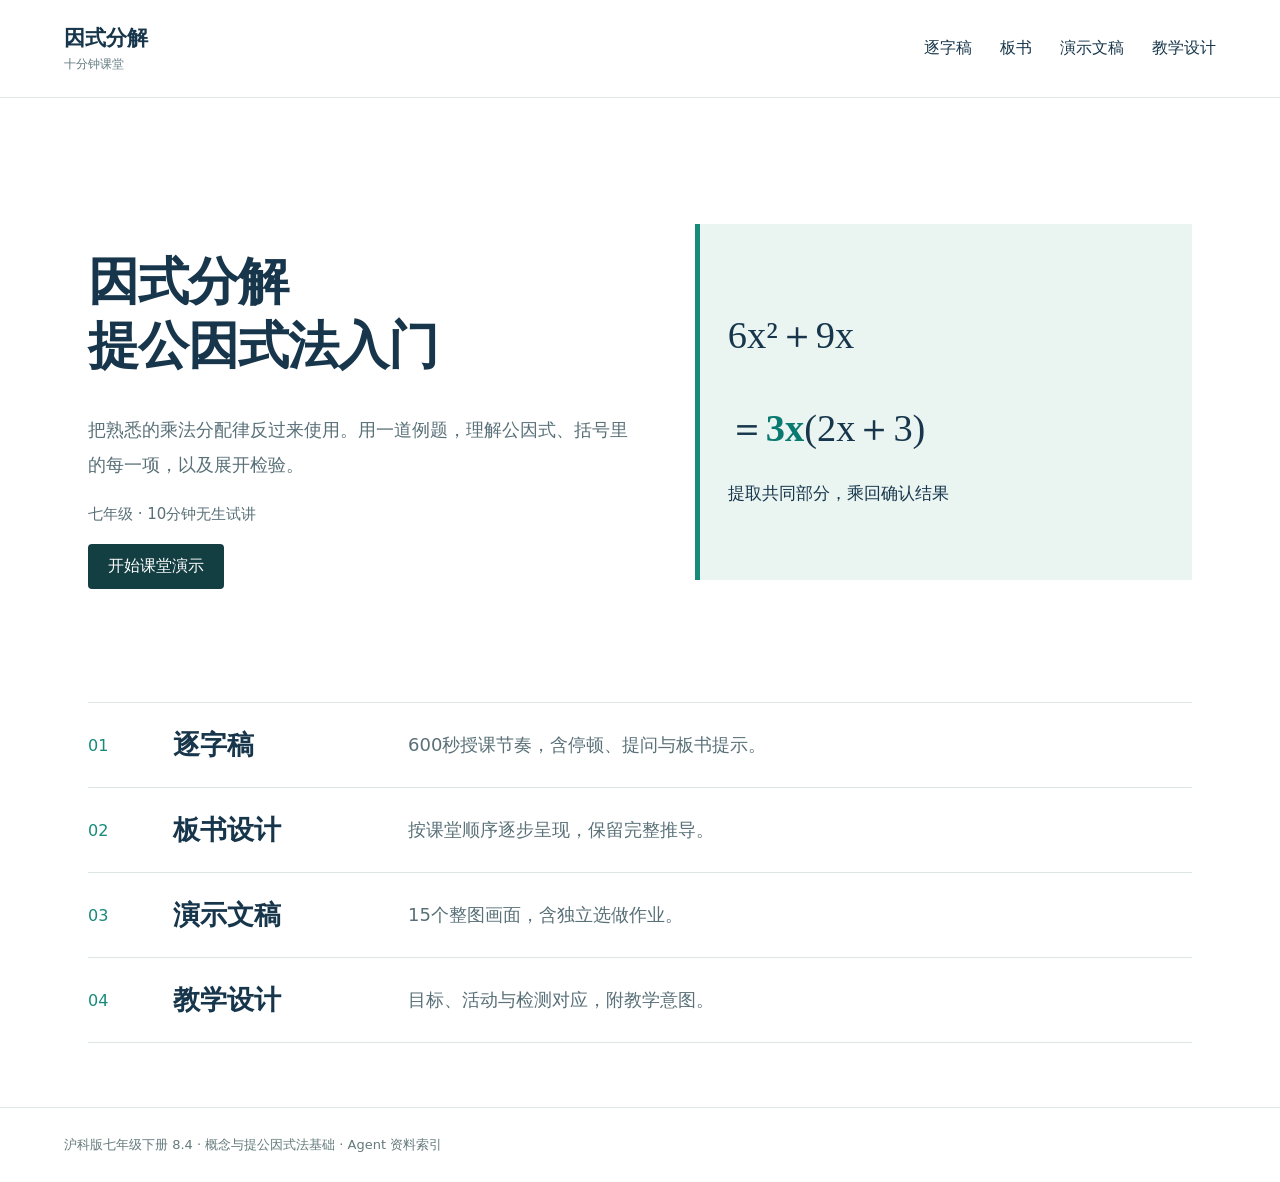
<file: docs/index.html>
<!doctype html><html lang="zh-CN"><meta charset="utf-8"><meta name="viewport" content="width=device-width,initial-scale=1"><meta name="description" content="七年级数学因式分解入门：提公因式法十分钟试讲、逐字稿、教学设计、分步板书、课件和练习。"><link rel="alternate" type="text/plain" href="llms.txt" title="Agent 资料索引"><title>教学资料 · 因式分解</title><link rel="stylesheet" href="assets/style.css"><body><nav><a class="brand" href="index.html">因式分解<span>十分钟课堂</span></a><div><a href="script.html">逐字稿</a><a href="board.html">板书</a><a href="slides.html">演示文稿</a><a href="lesson.html">教学设计</a></div></nav><main><div class="hero"><div><h1>因式分解<br>提公因式法入门</h1><p class="lead">把熟悉的乘法分配律反过来使用。用一道例题，理解公因式、括号里的每一项，以及展开检验。</p><p class="muted">七年级 · 10分钟无生试讲</p><a class="button" href="slides.html">开始课堂演示</a></div><div class="mathhero">6x²＋9x<br>＝<strong>3x</strong>(2x＋3)<div style="font-size:17px">提取共同部分，乘回确认结果</div></div></div><div class="links"><a class="entry" href="script.html"><span>01</span><h2>逐字稿</h2><p>600秒授课节奏，含停顿、提问与板书提示。</p></a><a class="entry" href="board.html"><span>02</span><h2>板书设计</h2><p>按课堂顺序逐步呈现，保留完整推导。</p></a><a class="entry" href="slides.html"><span>03</span><h2>演示文稿</h2><p>15个整图画面，含独立选做作业。</p></a><a class="entry" href="lesson.html"><span>04</span><h2>教学设计</h2><p>目标、活动与检测对应，附教学意图。</p></a></div></main><footer>沪科版七年级下册 8.4 · 概念与提公因式法基础 · <a href="llms.txt">Agent 资料索引</a></footer></body></html>
</file>
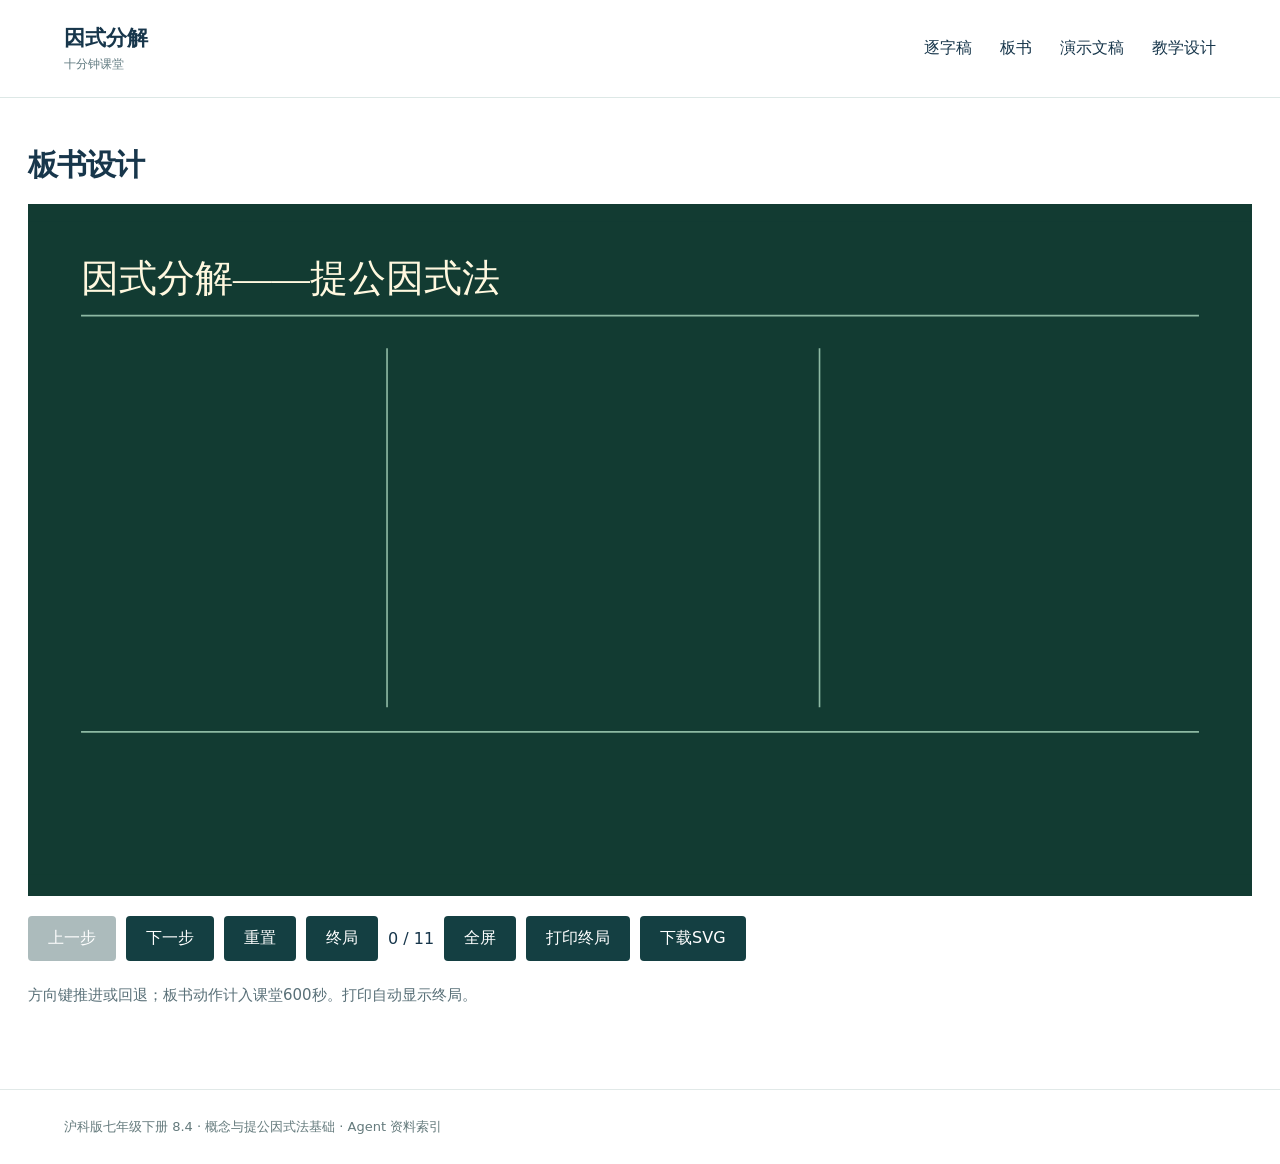
<file: docs/board.html>
<!doctype html><html lang="zh-CN"><meta charset="utf-8"><meta name="viewport" content="width=device-width,initial-scale=1"><meta name="description" content="七年级数学因式分解入门：提公因式法十分钟试讲、逐字稿、教学设计、分步板书、课件和练习。"><link rel="alternate" type="text/plain" href="llms.txt" title="Agent 资料索引"><title>板书设计 · 因式分解</title><link rel="stylesheet" href="assets/style.css"><body><nav><a class="brand" href="index.html">因式分解<span>十分钟课堂</span></a><div><a href="script.html">逐字稿</a><a href="board.html">板书</a><a href="slides.html">演示文稿</a><a href="lesson.html">教学设计</a></div></nav><main class="slide-main"><h1 style="font-size:30px">板书设计</h1><div class="board" id="board"><svg xmlns="http://www.w3.org/2000/svg" viewBox="0 0 1500 800" role="img" aria-label="提公因式法板书"><rect width="1500" height="800" fill="#123b32"/><text x="65" y="85" fill="#fff8df" font-size="47" font-family="SimSun,serif">因式分解——提公因式法</text><path d="M65 115H1435M440 155V595M970 155V595M65 625H1435" fill="none" stroke="#8db9a3" stroke-width="2"/><text data-step="1" x="65" y="175" fill="#f5d676" font-size="32" font-family="Times New Roman,SimSun,serif">概念与依据</text><text data-step="1" x="65" y="240" fill="#f2f7ef" font-size="32" font-family="Times New Roman,SimSun,serif">ab＋ac＝a(b＋c)</text><text data-step="1" x="65" y="300" fill="#f2f7ef" font-size="32" font-family="Times New Roman,SimSun,serif">多项式 → 整式的积</text><text data-step="1" x="65" y="360" fill="#f2f7ef" font-size="32" font-family="Times New Roman,SimSun,serif">依据：乘法分配律</text><text data-step="2" x="480" y="175" fill="#f5d676" font-size="32" font-family="Times New Roman,SimSun,serif">例题 E03</text><text data-step="2" x="480" y="235" fill="#f2f7ef" font-size="32" font-family="Times New Roman,SimSun,serif">6x²＋9x</text><text data-step="3" x="480" y="295" fill="#f5d676" font-size="32" font-family="Times New Roman,SimSun,serif">公因式：3x</text><text data-step="4" x="480" y="355" fill="#f2f7ef" font-size="32" font-family="Times New Roman,SimSun,serif">＝3x·2x＋3x·3</text><text data-step="5" x="480" y="415" fill="#f5d676" font-size="32" font-family="Times New Roman,SimSun,serif">＝3x(2x＋3)</text><text data-step="6" x="480" y="485" fill="#f2f7ef" font-size="32" font-family="Times New Roman,SimSun,serif">检验：展开还原原式</text><text data-step="7" x="1010" y="175" fill="#f5d676" font-size="32" font-family="Times New Roman,SimSun,serif">辨析 E04</text><text data-step="7" x="1010" y="235" fill="#f2f7ef" font-size="32" font-family="Times New Roman,SimSun,serif">3x²＋3x</text><text data-step="8" x="1010" y="295" fill="#f5d676" font-size="32" font-family="Times New Roman,SimSun,serif">＝3x(x＋1)</text><text data-step="8" x="1010" y="355" fill="#f2f7ef" font-size="32" font-family="Times New Roman,SimSun,serif">3x＝3x·1</text><text data-step="9" x="1010" y="435" fill="#f5d676" font-size="32" font-family="Times New Roman,SimSun,serif">检测 E05</text><text data-step="9" x="1010" y="495" fill="#f2f7ef" font-size="32" font-family="Times New Roman,SimSun,serif">8a²－12a</text><text data-step="10" x="1010" y="555" fill="#f5d676" font-size="32" font-family="Times New Roman,SimSun,serif">＝4a(2a－3)</text><text data-step="11" x="65" y="680" fill="#f5d676" font-size="38" font-family="Times New Roman,SimSun,serif">找公因式　→　逐项确定商式　→　乘回检验</text></svg></div><div class="tools"><button id="back">上一步</button><button id="forward">下一步</button><button id="reset">重置</button><button id="end">终局</button><span id="step" aria-live="polite"></span><button id="full">全屏</button><button onclick="window.print()">打印终局</button><a class="button" href="assets/L01-board.svg" download>下载SVG</a></div><p class="muted">方向键推进或回退；板书动作计入课堂600秒。打印自动显示终局。</p></main><footer>沪科版七年级下册 8.4 · 概念与提公因式法基础 · <a href="llms.txt">Agent 资料索引</a></footer><script src="assets/board.js"></script></body></html>
</file>
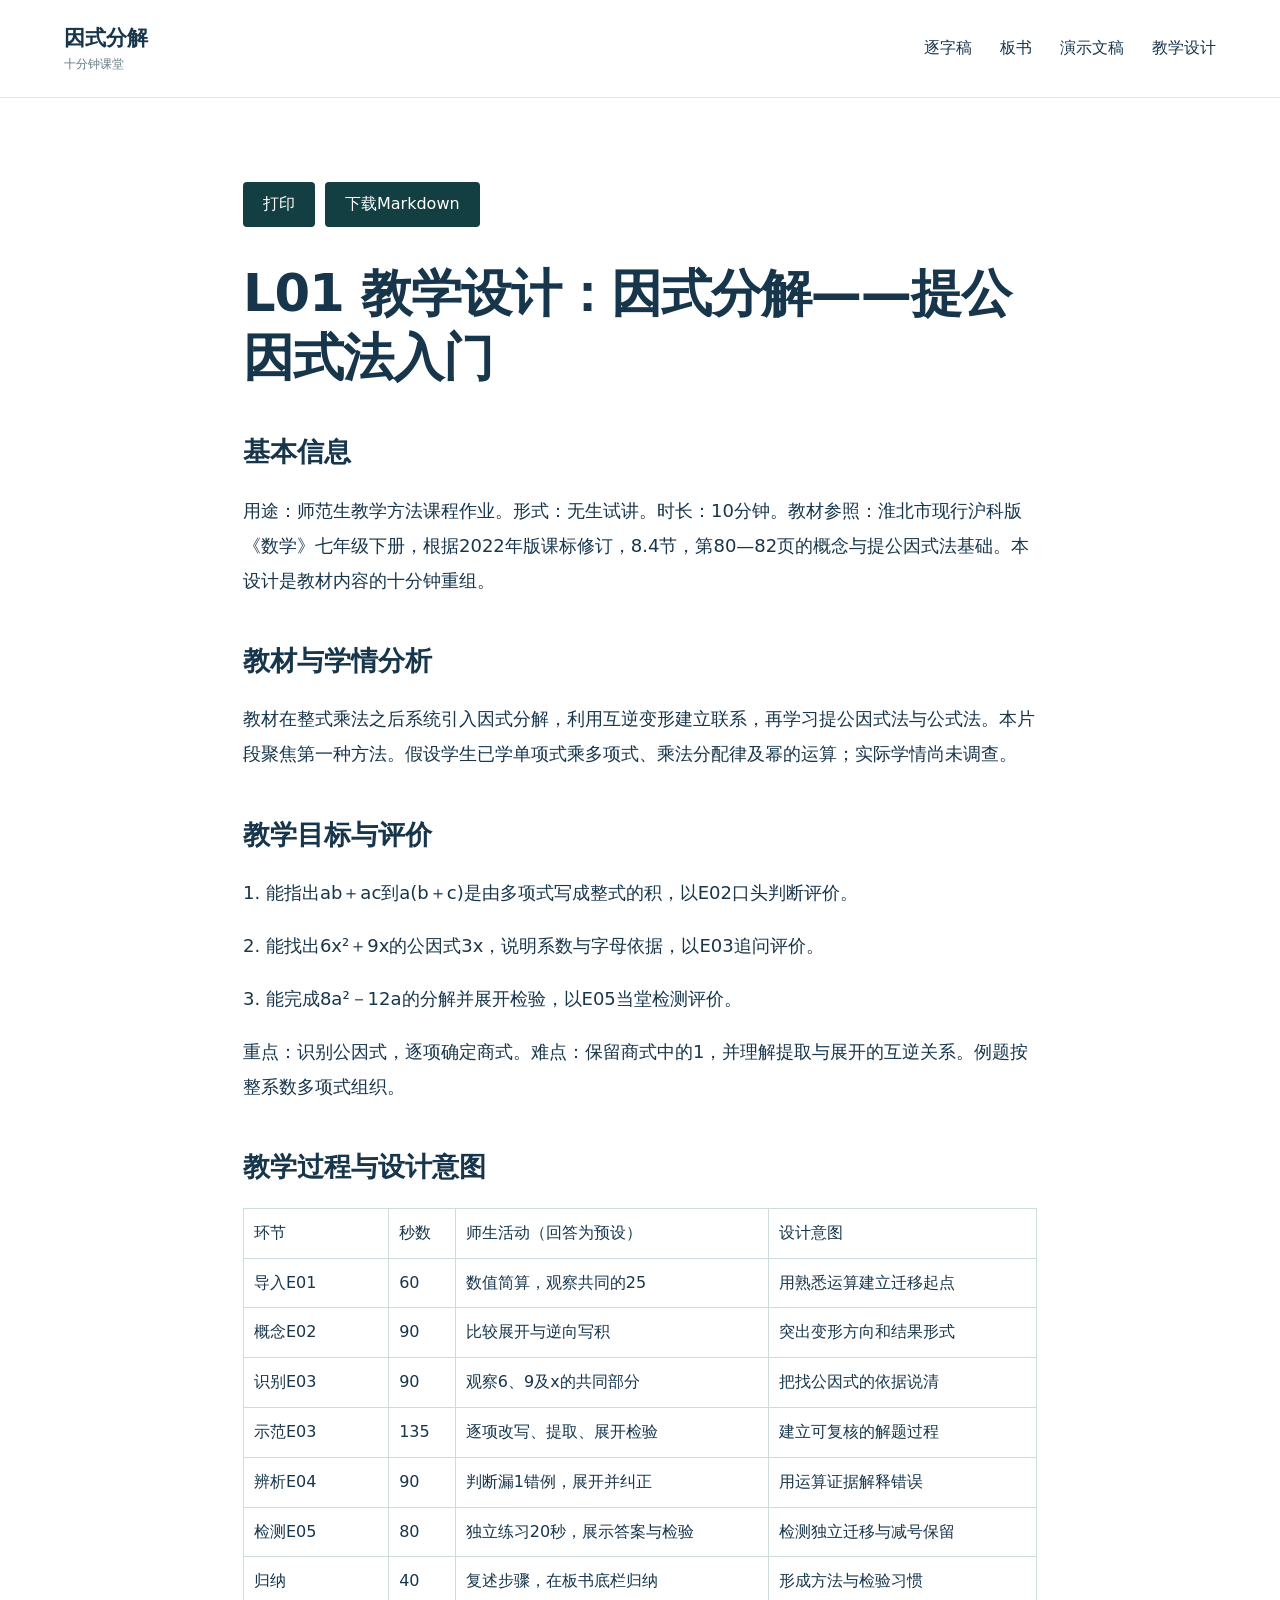
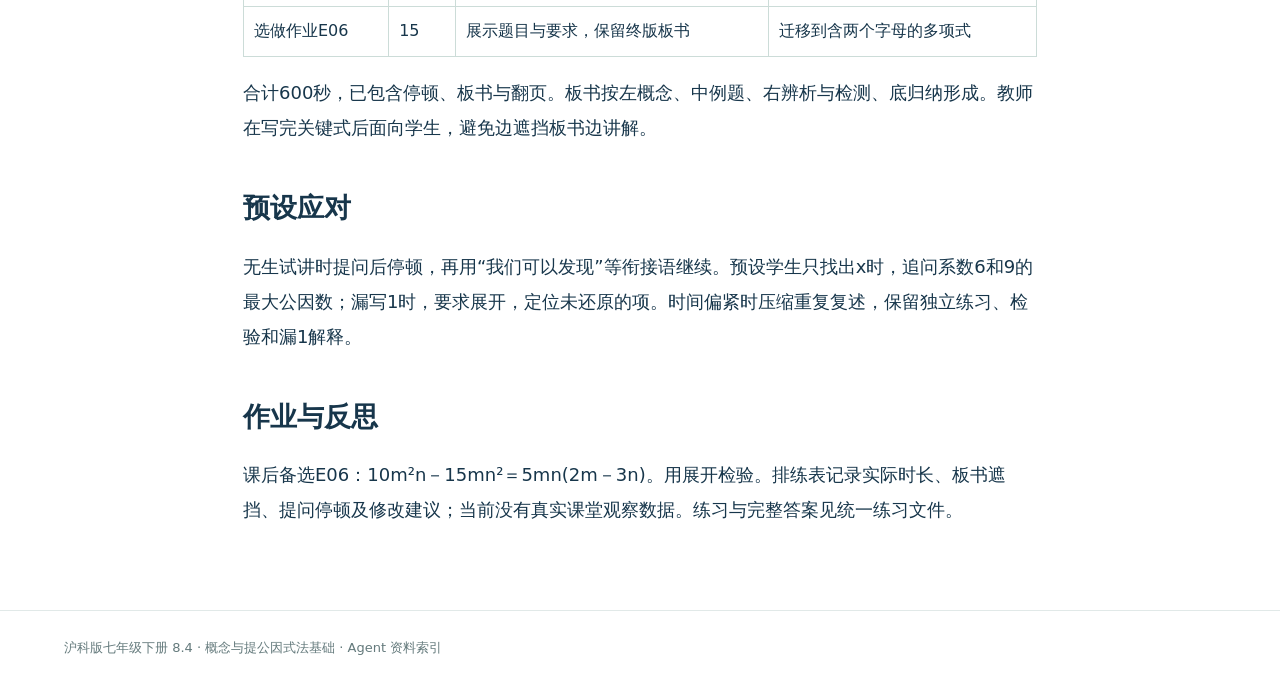
<file: docs/lesson.html>
<!doctype html><html lang="zh-CN"><meta charset="utf-8"><meta name="viewport" content="width=device-width,initial-scale=1"><meta name="description" content="七年级数学因式分解入门：提公因式法十分钟试讲、逐字稿、教学设计、分步板书、课件和练习。"><link rel="alternate" type="text/plain" href="llms.txt" title="Agent 资料索引"><title>教学设计 · 因式分解</title><link rel="stylesheet" href="assets/style.css"><body><nav><a class="brand" href="index.html">因式分解<span>十分钟课堂</span></a><div><a href="script.html">逐字稿</a><a href="board.html">板书</a><a href="slides.html">演示文稿</a><a href="lesson.html">教学设计</a></div></nav><main class="reading"><div class="tools"><button onclick="window.print()">打印</button><a class="button" download href="L01-lesson-plan.md">下载Markdown</a></div><h1>L01 教学设计：因式分解——提公因式法入门</h1><h2>基本信息</h2><p>用途：师范生教学方法课程作业。形式：无生试讲。时长：10分钟。教材参照：淮北市现行沪科版《数学》七年级下册，根据2022年版课标修订，8.4节，第80—82页的概念与提公因式法基础。本设计是教材内容的十分钟重组。</p><h2>教材与学情分析</h2><p>教材在整式乘法之后系统引入因式分解，利用互逆变形建立联系，再学习提公因式法与公式法。本片段聚焦第一种方法。假设学生已学单项式乘多项式、乘法分配律及幂的运算；实际学情尚未调查。</p><h2>教学目标与评价</h2><p>1. 能指出ab＋ac到a(b＋c)是由多项式写成整式的积，以E02口头判断评价。</p><p>2. 能找出6x²＋9x的公因式3x，说明系数与字母依据，以E03追问评价。</p><p>3. 能完成8a²－12a的分解并展开检验，以E05当堂检测评价。</p><p>重点：识别公因式，逐项确定商式。难点：保留商式中的1，并理解提取与展开的互逆关系。例题按整系数多项式组织。</p><h2>教学过程与设计意图</h2><table><tr><td>环节</td><td>秒数</td><td>师生活动（回答为预设）</td><td>设计意图</td></tr><tr><td>导入E01</td><td>60</td><td>数值简算，观察共同的25</td><td>用熟悉运算建立迁移起点</td></tr><tr><td>概念E02</td><td>90</td><td>比较展开与逆向写积</td><td>突出变形方向和结果形式</td></tr><tr><td>识别E03</td><td>90</td><td>观察6、9及x的共同部分</td><td>把找公因式的依据说清</td></tr><tr><td>示范E03</td><td>135</td><td>逐项改写、提取、展开检验</td><td>建立可复核的解题过程</td></tr><tr><td>辨析E04</td><td>90</td><td>判断漏1错例，展开并纠正</td><td>用运算证据解释错误</td></tr><tr><td>检测E05</td><td>80</td><td>独立练习20秒，展示答案与检验</td><td>检测独立迁移与减号保留</td></tr><tr><td>归纳</td><td>40</td><td>复述步骤，在板书底栏归纳</td><td>形成方法与检验习惯</td></tr><tr><td>选做作业E06</td><td>15</td><td>展示题目与要求，保留终版板书</td><td>迁移到含两个字母的多项式</td></tr></table><p>合计600秒，已包含停顿、板书与翻页。板书按左概念、中例题、右辨析与检测、底归纳形成。教师在写完关键式后面向学生，避免边遮挡板书边讲解。</p><h2>预设应对</h2><p>无生试讲时提问后停顿，再用“我们可以发现”等衔接语继续。预设学生只找出x时，追问系数6和9的最大公因数；漏写1时，要求展开，定位未还原的项。时间偏紧时压缩重复复述，保留独立练习、检验和漏1解释。</p><h2>作业与反思</h2><p>课后备选E06：10m²n－15mn²＝5mn(2m－3n)。用展开检验。排练表记录实际时长、板书遮挡、提问停顿及修改建议；当前没有真实课堂观察数据。练习与完整答案见统一练习文件。</p></main><footer>沪科版七年级下册 8.4 · 概念与提公因式法基础 · <a href="llms.txt">Agent 资料索引</a></footer></body></html>
</file>
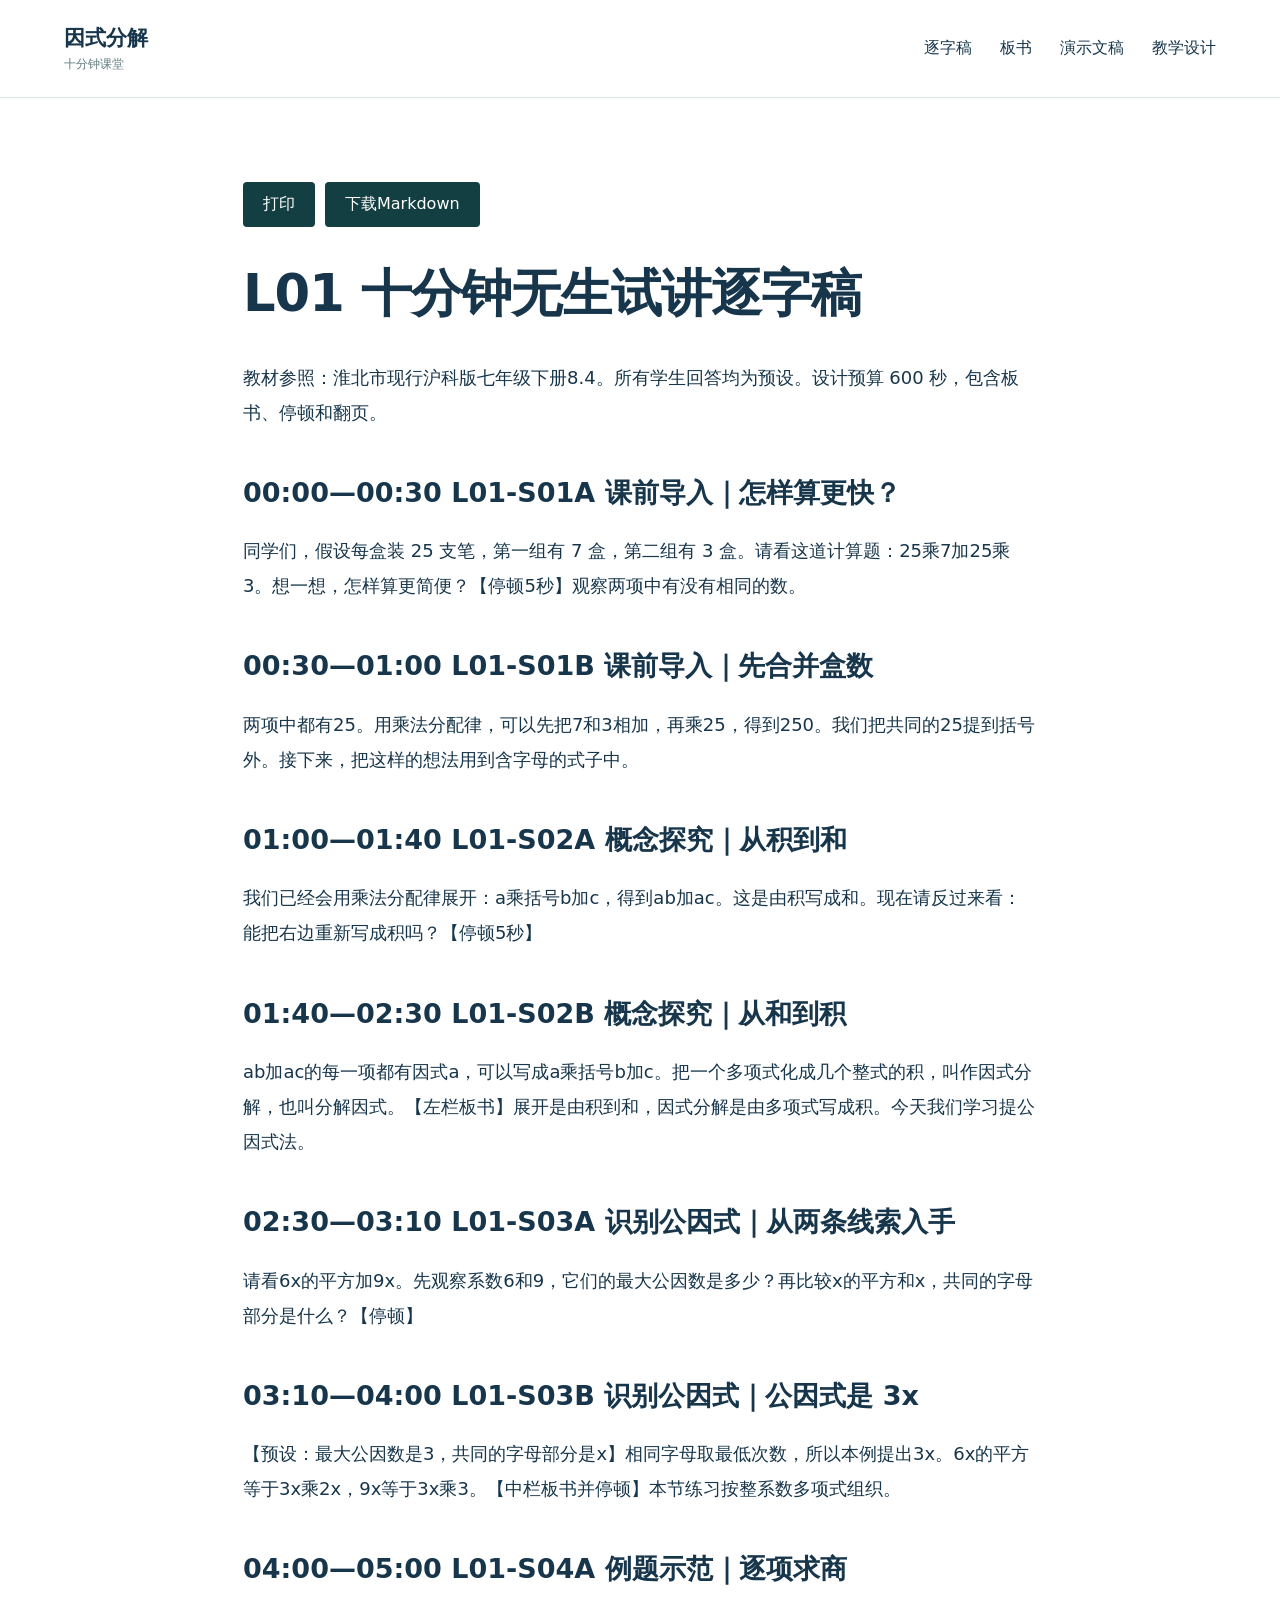
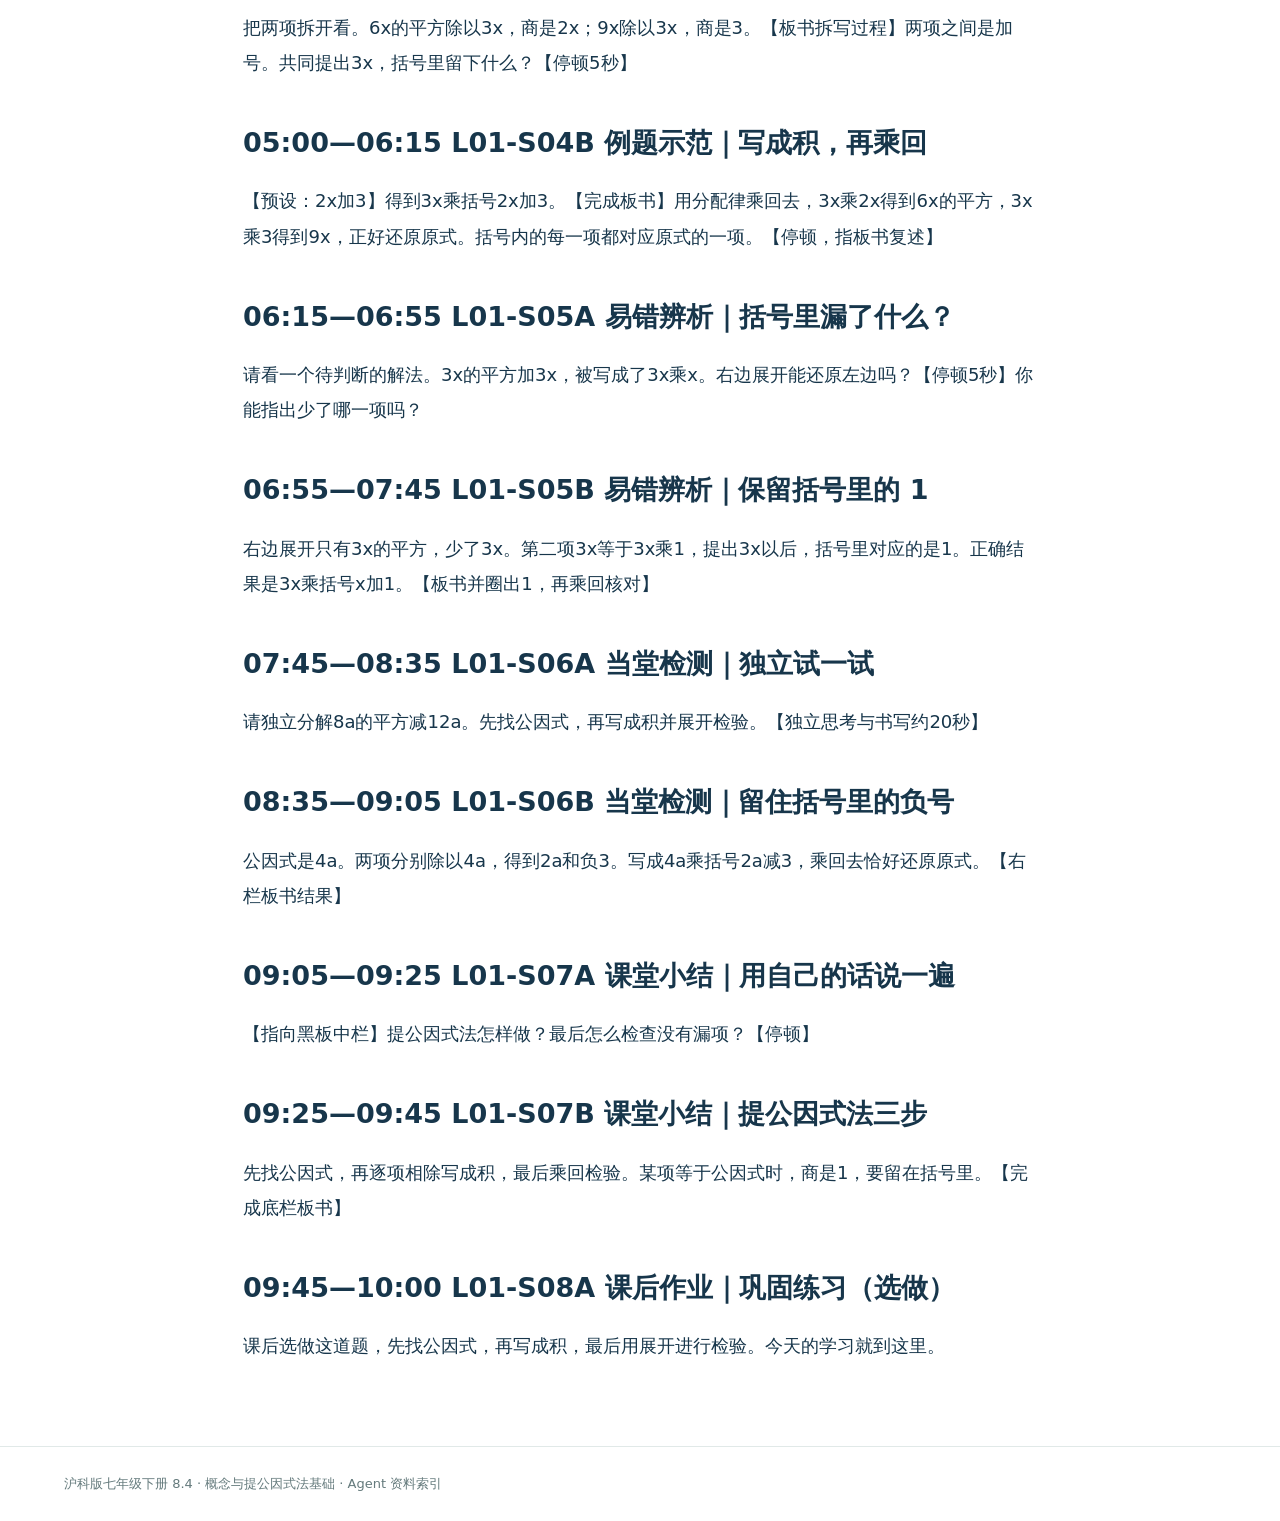
<file: docs/script.html>
<!doctype html><html lang="zh-CN"><meta charset="utf-8"><meta name="viewport" content="width=device-width,initial-scale=1"><meta name="description" content="七年级数学因式分解入门：提公因式法十分钟试讲、逐字稿、教学设计、分步板书、课件和练习。"><link rel="alternate" type="text/plain" href="llms.txt" title="Agent 资料索引"><title>逐字稿 · 因式分解</title><link rel="stylesheet" href="assets/style.css"><body><nav><a class="brand" href="index.html">因式分解<span>十分钟课堂</span></a><div><a href="script.html">逐字稿</a><a href="board.html">板书</a><a href="slides.html">演示文稿</a><a href="lesson.html">教学设计</a></div></nav><main class="reading"><div class="tools"><button onclick="window.print()">打印</button><a class="button" download href="L01-script.md">下载Markdown</a></div><h1>L01 十分钟无生试讲逐字稿</h1><p>教材参照：淮北市现行沪科版七年级下册8.4。所有学生回答均为预设。设计预算 600 秒，包含板书、停顿和翻页。</p><h2>00:00—00:30 L01-S01A 课前导入｜怎样算更快？</h2><p>同学们，假设每盒装 25 支笔，第一组有 7 盒，第二组有 3 盒。请看这道计算题：25乘7加25乘3。想一想，怎样算更简便？【停顿5秒】观察两项中有没有相同的数。</p><h2>00:30—01:00 L01-S01B 课前导入｜先合并盒数</h2><p>两项中都有25。用乘法分配律，可以先把7和3相加，再乘25，得到250。我们把共同的25提到括号外。接下来，把这样的想法用到含字母的式子中。</p><h2>01:00—01:40 L01-S02A 概念探究｜从积到和</h2><p>我们已经会用乘法分配律展开：a乘括号b加c，得到ab加ac。这是由积写成和。现在请反过来看：能把右边重新写成积吗？【停顿5秒】</p><h2>01:40—02:30 L01-S02B 概念探究｜从和到积</h2><p>ab加ac的每一项都有因式a，可以写成a乘括号b加c。把一个多项式化成几个整式的积，叫作因式分解，也叫分解因式。【左栏板书】展开是由积到和，因式分解是由多项式写成积。今天我们学习提公因式法。</p><h2>02:30—03:10 L01-S03A 识别公因式｜从两条线索入手</h2><p>请看6x的平方加9x。先观察系数6和9，它们的最大公因数是多少？再比较x的平方和x，共同的字母部分是什么？【停顿】</p><h2>03:10—04:00 L01-S03B 识别公因式｜公因式是 3x</h2><p>【预设：最大公因数是3，共同的字母部分是x】相同字母取最低次数，所以本例提出3x。6x的平方等于3x乘2x，9x等于3x乘3。【中栏板书并停顿】本节练习按整系数多项式组织。</p><h2>04:00—05:00 L01-S04A 例题示范｜逐项求商</h2><p>把两项拆开看。6x的平方除以3x，商是2x；9x除以3x，商是3。【板书拆写过程】两项之间是加号。共同提出3x，括号里留下什么？【停顿5秒】</p><h2>05:00—06:15 L01-S04B 例题示范｜写成积，再乘回</h2><p>【预设：2x加3】得到3x乘括号2x加3。【完成板书】用分配律乘回去，3x乘2x得到6x的平方，3x乘3得到9x，正好还原原式。括号内的每一项都对应原式的一项。【停顿，指板书复述】</p><h2>06:15—06:55 L01-S05A 易错辨析｜括号里漏了什么？</h2><p>请看一个待判断的解法。3x的平方加3x，被写成了3x乘x。右边展开能还原左边吗？【停顿5秒】你能指出少了哪一项吗？</p><h2>06:55—07:45 L01-S05B 易错辨析｜保留括号里的 1</h2><p>右边展开只有3x的平方，少了3x。第二项3x等于3x乘1，提出3x以后，括号里对应的是1。正确结果是3x乘括号x加1。【板书并圈出1，再乘回核对】</p><h2>07:45—08:35 L01-S06A 当堂检测｜独立试一试</h2><p>请独立分解8a的平方减12a。先找公因式，再写成积并展开检验。【独立思考与书写约20秒】</p><h2>08:35—09:05 L01-S06B 当堂检测｜留住括号里的负号</h2><p>公因式是4a。两项分别除以4a，得到2a和负3。写成4a乘括号2a减3，乘回去恰好还原原式。【右栏板书结果】</p><h2>09:05—09:25 L01-S07A 课堂小结｜用自己的话说一遍</h2><p>【指向黑板中栏】提公因式法怎样做？最后怎么检查没有漏项？【停顿】</p><h2>09:25—09:45 L01-S07B 课堂小结｜提公因式法三步</h2><p>先找公因式，再逐项相除写成积，最后乘回检验。某项等于公因式时，商是1，要留在括号里。【完成底栏板书】</p><h2>09:45—10:00 L01-S08A 课后作业｜巩固练习（选做）</h2><p>课后选做这道题，先找公因式，再写成积，最后用展开进行检验。今天的学习就到这里。</p></main><footer>沪科版七年级下册 8.4 · 概念与提公因式法基础 · <a href="llms.txt">Agent 资料索引</a></footer></body></html>
</file>
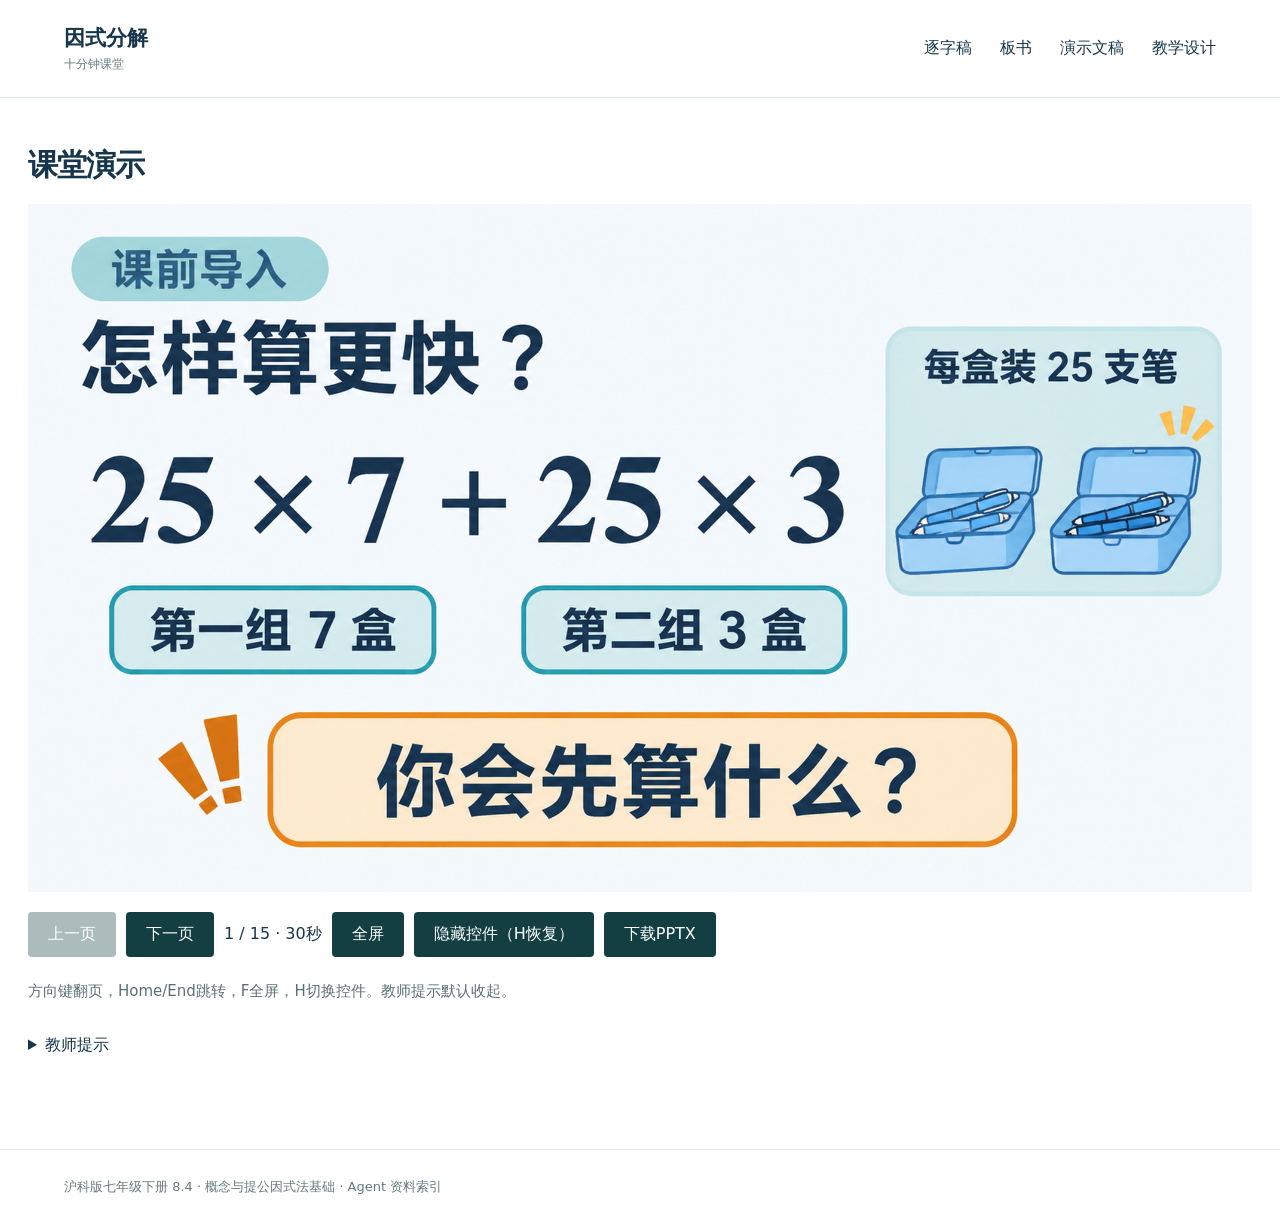
<file: docs/slides.html>
<!doctype html><html lang="zh-CN"><meta charset="utf-8"><meta name="viewport" content="width=device-width,initial-scale=1"><meta name="description" content="七年级数学因式分解入门：提公因式法十分钟试讲、逐字稿、教学设计、分步板书、课件和练习。"><link rel="alternate" type="text/plain" href="llms.txt" title="Agent 资料索引"><title>演示文稿 · 因式分解</title><link rel="stylesheet" href="assets/style.css"><body><nav><a class="brand" href="index.html">因式分解<span>十分钟课堂</span></a><div><a href="script.html">逐字稿</a><a href="board.html">板书</a><a href="slides.html">演示文稿</a><a href="lesson.html">教学设计</a></div></nav><main class="slide-main"><h1 style="font-size:30px">课堂演示</h1><div class="stage" id="stage"><img id="slide" alt=""></div><div class="tools"><button id="prev">上一页</button><button id="next">下一页</button><span id="counter" aria-live="polite"></span><button id="full">全屏</button><button id="hide">隐藏控件（H恢复）</button><a class="button" href="L01-课件.pptx" download>下载PPTX</a></div><p class="muted">方向键翻页，Home/End跳转，F全屏，H切换控件。教师提示默认收起。</p><details><summary>教师提示</summary><p id="notes"></p></details></main><script src="assets/lesson-data.js"></script><footer>沪科版七年级下册 8.4 · 概念与提公因式法基础 · <a href="llms.txt">Agent 资料索引</a></footer><script src="assets/slides.js"></script></body></html>
</file>
<file: docs/assets/style.css>
*{box-sizing:border-box}body{margin:0;background:#fff;color:#17364b;font-family:"Microsoft YaHei",system-ui,sans-serif}nav{display:flex;justify-content:space-between;align-items:center;padding:24px 5vw;border-bottom:1px solid #dde8e6;gap:20px}a{color:inherit;text-decoration:none}nav div{display:flex;gap:28px}a:hover{color:#087a70}.brand{font-size:21px;font-weight:700}.brand span{display:block;font-size:12px;font-weight:400;color:#607a80;margin-top:4px}main{max-width:1160px;margin:auto;padding:64px 28px}h1{font-size:clamp(32px,4vw,60px);line-height:1.25;letter-spacing:-1px}h2{font-size:27px}p,li{line-height:1.95;font-size:18px}.lead{color:#597078;max-width:650px}.hero{display:grid;grid-template-columns:1.1fr 1fr;gap:60px;align-items:center;min-height:480px}.mathhero{font-family:Georgia,"SimSun",serif;background:#eaf5f2;padding:65px 28px;font-size:clamp(27px,3vw,40px);line-height:2.4;border-left:5px solid #168b7a}.mathhero strong{color:#087a70}.links{margin-top:60px}.entry{display:grid;grid-template-columns:70px 220px 1fr;align-items:center;border-top:1px solid #dce7e5;padding:24px 0;gap:15px}.entry:last-child{border-bottom:1px solid #dce7e5}.entry span{color:#168b7a}.entry h2{margin:0}.entry p{margin:0;color:#597078}button,.button{display:inline-block;background:#143f42;color:white;border:0;padding:12px 20px;font:inherit;cursor:pointer;border-radius:4px}button:hover,.button:hover{background:#087a70;color:#fff}button:disabled{opacity:.35;cursor:default}button:focus-visible,a:focus-visible{outline:3px solid #d29b20;outline-offset:4px}.tools{display:flex;gap:10px;align-items:center;flex-wrap:wrap;margin:20px 0}.tools label{display:flex;align-items:center;gap:8px}.reading{max-width:850px}.reading h2{margin-top:45px}.reading p{white-space:pre-line}.reading table{border-collapse:collapse;width:100%;line-height:1.8}.reading td,.reading th{border:1px solid #ccdcd8;padding:10px;text-align:left}.reading section{border-top:1px solid #e2eae7;padding-top:20px;margin:28px 0}.stage{background:#f1f5f4;position:relative;display:flex;align-items:center;justify-content:center;aspect-ratio:16/9}.stage img{width:100%;height:100%;object-fit:contain}.stage:fullscreen{background:white;width:100vw;height:100vh;aspect-ratio:auto}.stage:fullscreen img{object-fit:contain}.slide-main{max-width:1450px;padding-top:28px}.board{background:#123b32;aspect-ratio:16/9}.board svg{width:100%;height:100%}.board:fullscreen{width:100vw;height:100vh;aspect-ratio:auto;display:flex;align-items:center}.board:fullscreen svg{max-height:100vh}.muted{color:#597078;font-size:15px}details{margin:25px 0;line-height:1.8}footer{padding:28px 5vw;color:#647a7c;font-size:13px;border-top:1px solid #e1e9e8}.hide-controls nav,.hide-controls .tools,.hide-controls footer,.hide-controls h1{display:none}.hide-controls main{padding:0;max-width:none}.hide-controls .stage{height:100vh;aspect-ratio:auto}.hide-controls img{object-fit:contain}@media(max-width:700px){nav{align-items:flex-start;padding:18px;flex-direction:column}nav div{gap:20px;font-size:14px}main{padding:30px 18px}.hero{grid-template-columns:1fr;gap:22px;min-height:auto}.mathhero{padding:25px}.entry{grid-template-columns:35px 1fr}.entry p{grid-column:2}h1{letter-spacing:0}.tools button{padding:10px 13px;font-size:14px}.reading table{font-size:13px}}@media print{nav,footer,.tools,.muted,details{display:none!important}main{padding:0;max-width:none}.reading{font-size:11pt}.reading p,.reading li{font-size:11pt;line-height:1.6}.reading h1{font-size:24pt}.board{width:100%;print-color-adjust:exact;-webkit-print-color-adjust:exact}.board [data-step]{visibility:visible!important}h2,section{break-inside:avoid}body{color:#102e3b}.hero{min-height:0}}
</file>
